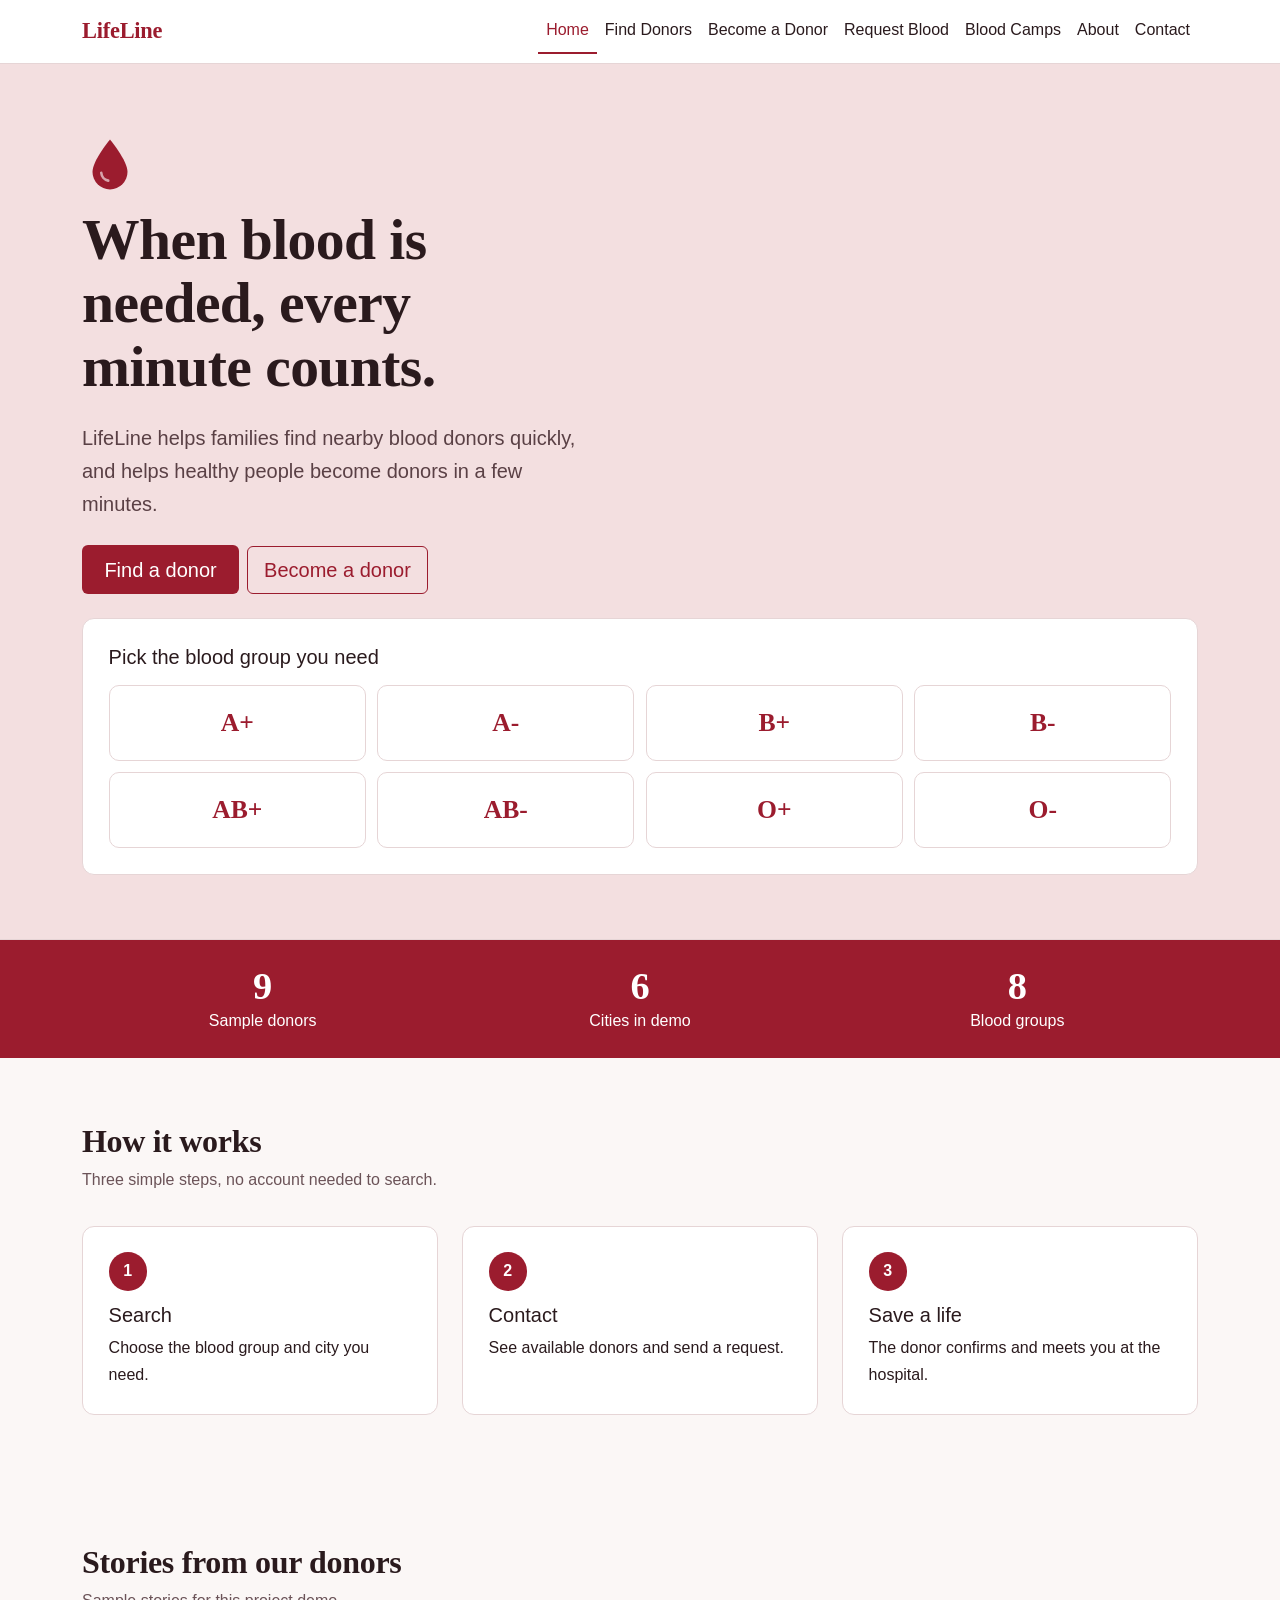
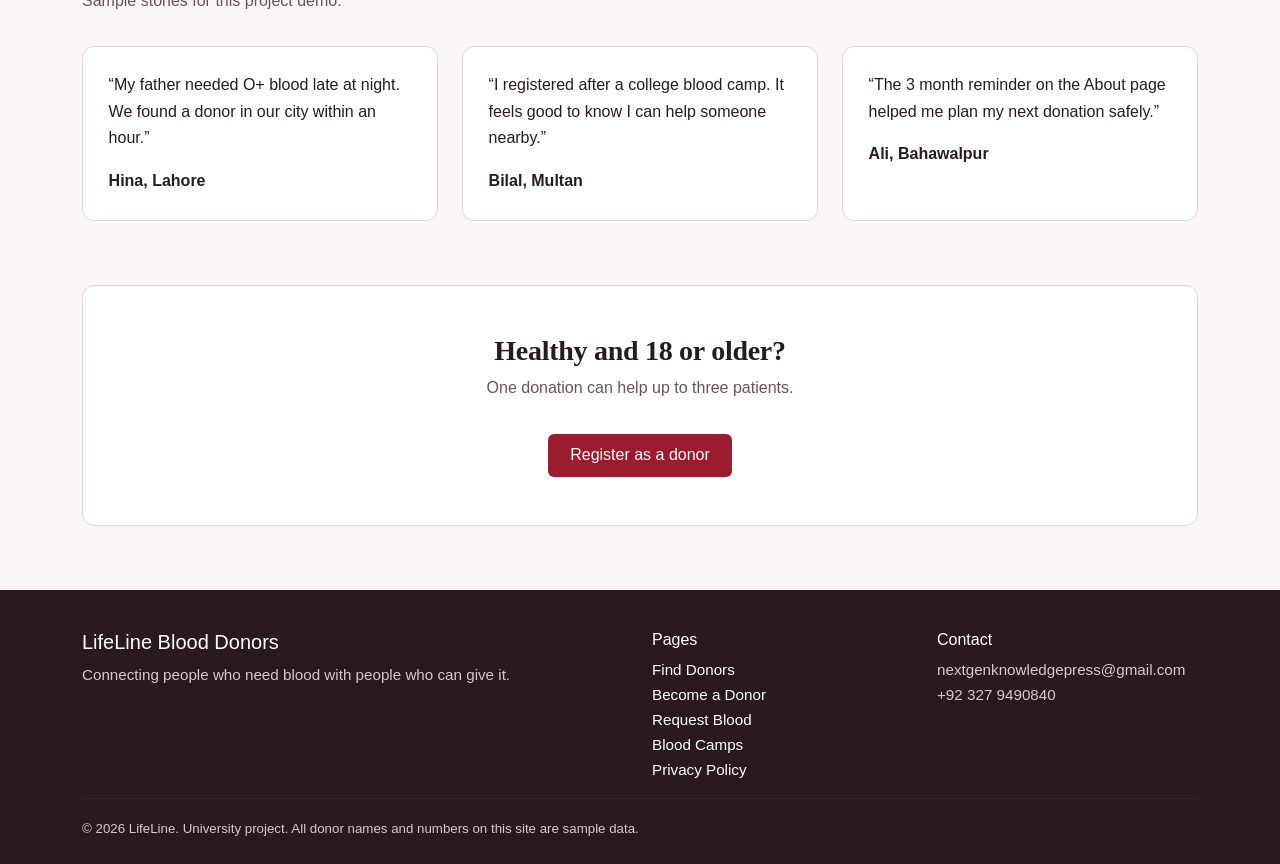
<file: index.html>
<!DOCTYPE html>
<html lang="en">
<head>
  <meta charset="UTF-8">
  <meta name="viewport" content="width=device-width, initial-scale=1">
  <meta name="description" content="LifeLine helps people find blood donors and become donors.">
  <link rel="icon" href="images/favicon.svg" type="image/svg+xml">
  <title>Home | LifeLine Blood Donors</title>
  <link href="bs/bootstrap.min.css" rel="stylesheet">
  <link href="css/style.css" rel="stylesheet">
</head>
<body>
<nav class="navbar navbar-expand-lg sticky-top">
  <div class="container">
    <a class="navbar-brand" href="index.html">LifeLine</a>
    <button class="navbar-toggler" type="button" data-bs-toggle="collapse" data-bs-target="#menu" aria-label="Toggle menu"><span class="navbar-toggler-icon"></span></button>
    <div class="collapse navbar-collapse" id="menu"><ul class="navbar-nav ms-auto"><li class="nav-item"><a class="nav-link active" href="index.html">Home</a></li><li class="nav-item"><a class="nav-link" href="donors.html">Find Donors</a></li><li class="nav-item"><a class="nav-link" href="register.html">Become a Donor</a></li><li class="nav-item"><a class="nav-link" href="request.html">Request Blood</a></li><li class="nav-item"><a class="nav-link" href="camps.html">Blood Camps</a></li><li class="nav-item"><a class="nav-link" href="about.html">About</a></li><li class="nav-item"><a class="nav-link" href="contact.html">Contact</a></li></ul></div>
  </div>
</nav>
<section class="hero"><div class="container"><div class="row align-items-center gx-lg-5 gy-4">
  <div class="col-lg-7"><img src="images/drop.svg" alt="LifeLine blood drop logo" width="56" height="56" class="mb-3">
  <h1>When blood is needed, every minute counts.</h1>
  <p class="lead my-4">LifeLine helps families find nearby blood donors quickly, and helps healthy people become donors in a few minutes.</p>
  <a href="donors.html" class="btn btn-red btn-lg me-2">Find a donor</a><a href="register.html" class="btn btn-outline-red btn-lg">Become a donor</a></div>
  <div class="col-lgx-lg-5 gy-4"><div class="panel"><h5 class="mb-3">Pick the blood group you need</h5><div class="bg-tiles"><a class="bg-tile" href="donors.html">A+</a><a class="bg-tile" href="donors.html">A-</a><a class="bg-tile" href="donors.html">B+</a><a class="bg-tile" href="donors.html">B-</a><a class="bg-tile" href="donors.html">AB+</a><a class="bg-tile" href="donors.html">AB-</a><a class="bg-tile" href="donors.html">O+</a><a class="bg-tile" href="donors.html">O-</a></div></div></div>
</div></div></section>
<section class="stats py-4"><div class="container"><div class="row text-center g-3">
  <div class="col-4"><div class="num">9</div>Sample donors</div>
  <div class="col-4"><div class="num">6</div>Cities in demo</div>
  <div class="col-4"><div class="num">8</div>Blood groups</div></div></div></section>
<section class="section"><div class="container"><h2 class="section-title">How it works</h2><p class="sub">Three simple steps, no account needed to search.</p>
<div class="row g-4">
  <div class="col-md-4"><div class="panel"><span class="step-no">1</span><h5>Search</h5><p class="mb-0">Choose the blood group and city you need.</p></div></div>
  <div class="col-md-4"><div class="panel"><span class="step-no">2</span><h5>Contact</h5><p class="mb-0">See available donors and send a request.</p></div></div>
  <div class="col-md-4"><div class="panel"><span class="step-no">3</span><h5>Save a life</h5><p class="mb-0">The donor confirms and meets you at the hospital.</p></div></div>
</div></div></section>
<section class="section"><div class="container"><h2 class="section-title">Stories from our donors</h2><p class="sub">Sample stories for this project demo.</p><div class="row g-4">
<div class="col-md-4"><div class="panel"><p>&ldquo;My father needed O+ blood late at night. We found a donor in our city within an hour.&rdquo;</p><strong>Hina, Lahore</strong></div></div>
<div class="col-md-4"><div class="panel"><p>&ldquo;I registered after a college blood camp. It feels good to know I can help someone nearby.&rdquo;</p><strong>Bilal, Multan</strong></div></div>
<div class="col-md-4"><div class="panel"><p>&ldquo;The 3 month reminder on the About page helped me plan my next donation safely.&rdquo;</p><strong>Ali, Bahawalpur</strong></div></div>
</div></div></section>
<section class="section pt-0"><div class="container"><div class="panel text-center py-5"><h3>Healthy and 18 or older?</h3><p class="sub">One donation can help up to three patients.</p><a href="register.html" class="btn btn-red">Register as a donor</a></div></div></section>
<footer>
  <div class="container">
    <div class="row g-4">
      <div class="col-md-6"><h5 class="text-white">LifeLine Blood Donors</h5><p>Connecting people who need blood with people who can give it.</p></div>
      <div class="col-md-3"><h6 class="text-white">Pages</h6><a href="donors.html">Find Donors</a><br><a href="register.html">Become a Donor</a><br><a href="request.html">Request Blood</a><br><a href="camps.html">Blood Camps</a><br><a href="privacy.html">Privacy Policy</a></div>
      <div class="col-md-3"><h6 class="text-white">Contact</h6>nextgenknowledgepress@gmail.com<br>+92 327 9490840</div>
    </div>
    <hr style="border-color:#5a4045"><small>&copy; 2026 LifeLine. University project. All donor names and numbers on this site are sample data.</small>
  </div>
</footer>
<script src="bs/bootstrap.bundle.min.js"></script>
</body>
</html>
</file>
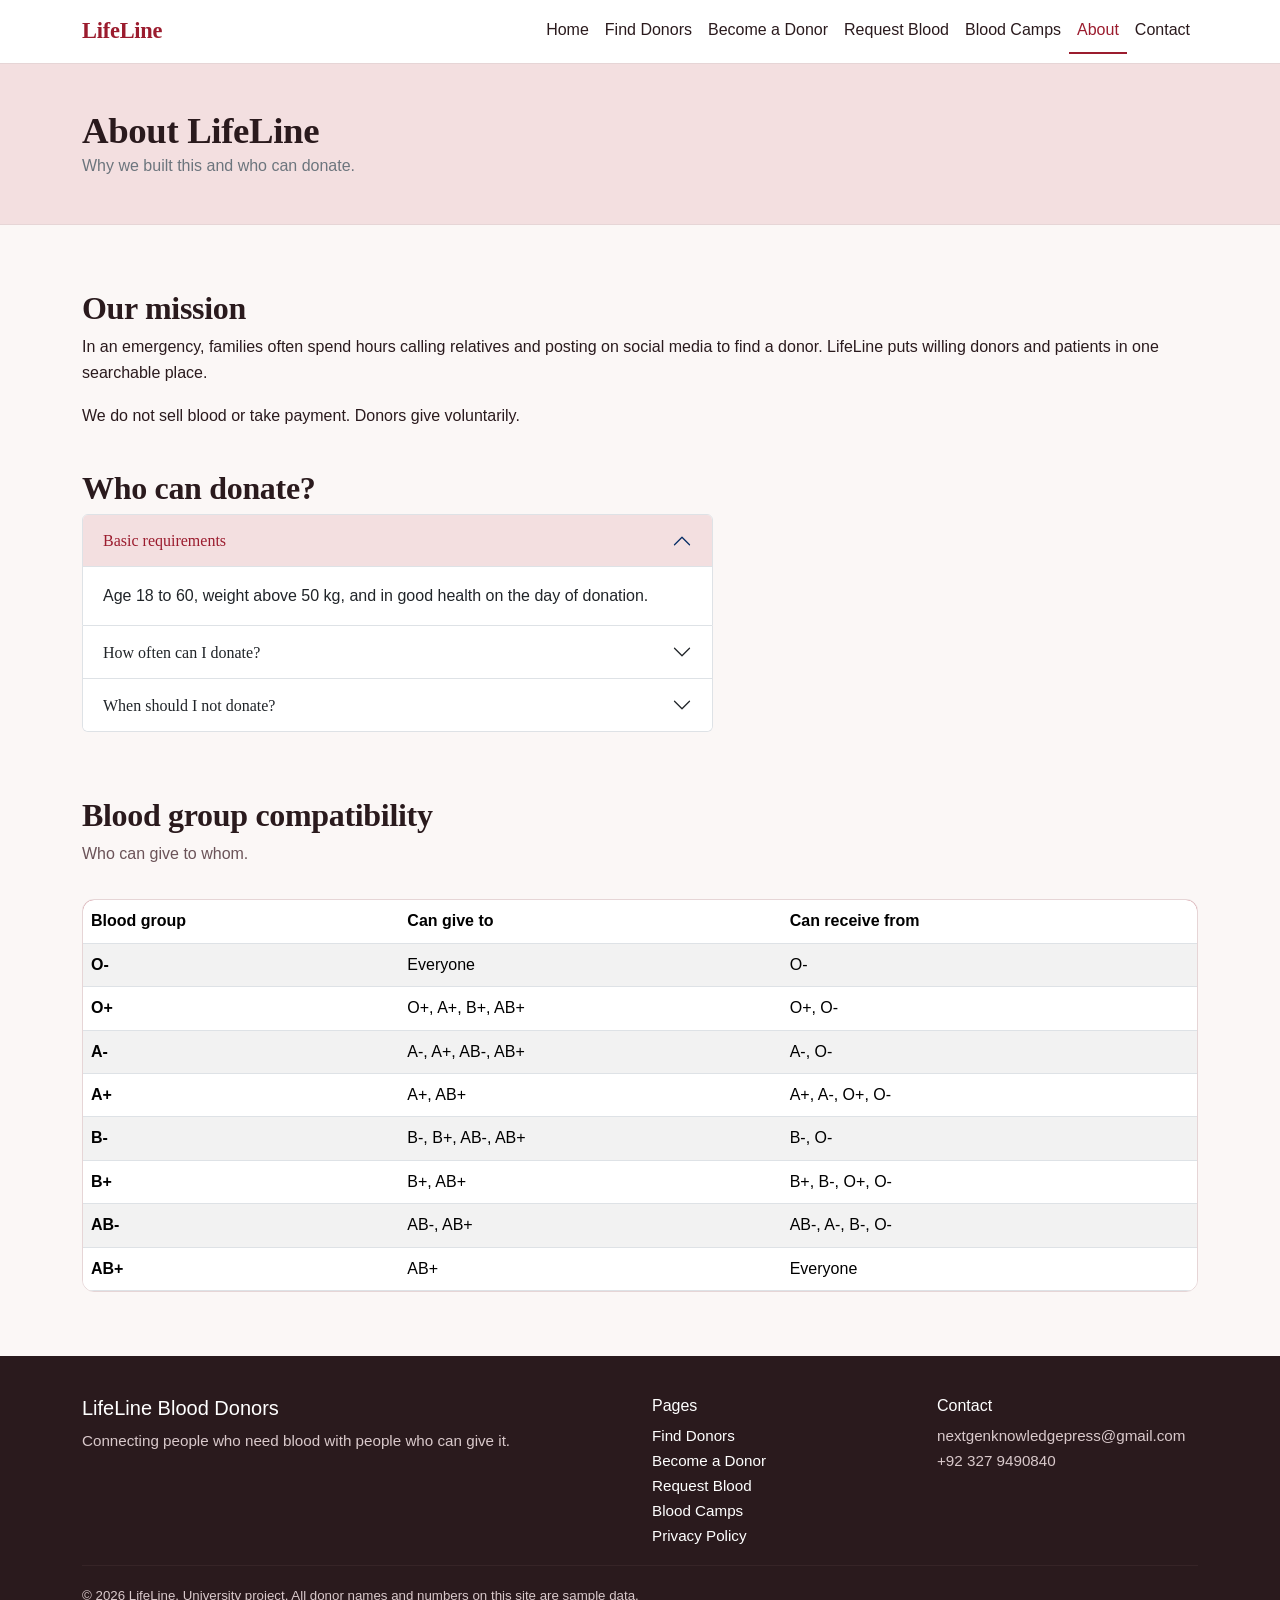
<file: about.html>
<!DOCTYPE html>
<html lang="en">
<head>
  <meta charset="UTF-8">
  <meta name="viewport" content="width=device-width, initial-scale=1">
  <meta name="description" content="LifeLine helps people find blood donors and become donors.">
  <link rel="icon" href="images/favicon.svg" type="image/svg+xml">
  <title>About | LifeLine Blood Donors</title>
  <link href="bs/bootstrap.min.css" rel="stylesheet">
  <link href="css/style.css" rel="stylesheet">
</head>
<body>
<nav class="navbar navbar-expand-lg sticky-top">
  <div class="container">
    <a class="navbar-brand" href="index.html">LifeLine</a>
    <button class="navbar-toggler" type="button" data-bs-toggle="collapse" data-bs-target="#menu" aria-label="Toggle menu"><span class="navbar-toggler-icon"></span></button>
    <div class="collapse navbar-collapse" id="menu"><ul class="navbar-nav ms-auto"><li class="nav-item"><a class="nav-link" href="index.html">Home</a></li><li class="nav-item"><a class="nav-link" href="donors.html">Find Donors</a></li><li class="nav-item"><a class="nav-link" href="register.html">Become a Donor</a></li><li class="nav-item"><a class="nav-link" href="request.html">Request Blood</a></li><li class="nav-item"><a class="nav-link" href="camps.html">Blood Camps</a></li><li class="nav-item"><a class="nav-link active" href="about.html">About</a></li><li class="nav-item"><a class="nav-link" href="contact.html">Contact</a></li></ul></div>
  </div>
</nav>
<header class="page-head"><div class="container"><h1>About LifeLine</h1><p class="mb-0 text-secondary">Why we built this and who can donate.</p></div></header><section class="section"><div class="container"><div class="row gx-lg-5 gy-4">
<div class="col-lgx-lg-5 gy-4"><h2 class="section-title">Our mission</h2><p>In an emergency, families often spend hours calling relatives and posting on social media to find a donor. LifeLine puts willing donors and patients in one searchable place.</p><p>We do not sell blood or take payment. Donors give voluntarily.</p></div>
<div class="col-lg-7"><h2 class="section-title">Who can donate?</h2><div class="accordion" id="faq">
<div class="accordion-item"><h2 class="accordion-header"><button class="accordion-button" data-bs-toggle="collapse" data-bs-target="#q1">Basic requirements</button></h2><div id="q1" class="accordion-collapse collapse show" data-bs-parent="#faq"><div class="accordion-body">Age 18 to 60, weight above 50 kg, and in good health on the day of donation.</div></div></div>
<div class="accordion-item"><h2 class="accordion-header"><button class="accordion-button collapsed" data-bs-toggle="collapse" data-bs-target="#q2">How often can I donate?</button></h2><div id="q2" class="accordion-collapse collapse" data-bs-parent="#faq"><div class="accordion-body">Men can donate every 3 months. Women can donate every 4 months.</div></div></div>
<div class="accordion-item"><h2 class="accordion-header"><button class="accordion-button collapsed" data-bs-toggle="collapse" data-bs-target="#q3">When should I not donate?</button></h2><div id="q3" class="accordion-collapse collapse" data-bs-parent="#faq"><div class="accordion-body">If you have a fever, infection, recent surgery, or are taking certain medicines. Ask your doctor if unsure.</div></div></div>
</div></div></div></div></section>
<section class="section pt-0"><div class="container"><h2 class="section-title">Blood group compatibility</h2><p class="sub">Who can give to whom.</p><div class="table-responsive panel p-0"><table class="table table-striped mb-0"><thead><tr><th>Blood group</th><th>Can give to</th><th>Can receive from</th></tr></thead><tbody><tr><th>O-</th><td>Everyone</td><td>O-</td></tr><tr><th>O+</th><td>O+, A+, B+, AB+</td><td>O+, O-</td></tr><tr><th>A-</th><td>A-, A+, AB-, AB+</td><td>A-, O-</td></tr><tr><th>A+</th><td>A+, AB+</td><td>A+, A-, O+, O-</td></tr><tr><th>B-</th><td>B-, B+, AB-, AB+</td><td>B-, O-</td></tr><tr><th>B+</th><td>B+, AB+</td><td>B+, B-, O+, O-</td></tr><tr><th>AB-</th><td>AB-, AB+</td><td>AB-, A-, B-, O-</td></tr><tr><th>AB+</th><td>AB+</td><td>Everyone</td></tr></tbody></table></div></div></section>
<footer>
  <div class="container">
    <div class="row g-4">
      <div class="col-md-6"><h5 class="text-white">LifeLine Blood Donors</h5><p>Connecting people who need blood with people who can give it.</p></div>
      <div class="col-md-3"><h6 class="text-white">Pages</h6><a href="donors.html">Find Donors</a><br><a href="register.html">Become a Donor</a><br><a href="request.html">Request Blood</a><br><a href="camps.html">Blood Camps</a><br><a href="privacy.html">Privacy Policy</a></div>
      <div class="col-md-3"><h6 class="text-white">Contact</h6>nextgenknowledgepress@gmail.com<br>+92 327 9490840</div>
    </div>
    <hr style="border-color:#5a4045"><small>&copy; 2026 LifeLine. University project. All donor names and numbers on this site are sample data.</small>
  </div>
</footer>
<script src="bs/bootstrap.bundle.min.js"></script>
</body>
</html>
</file>
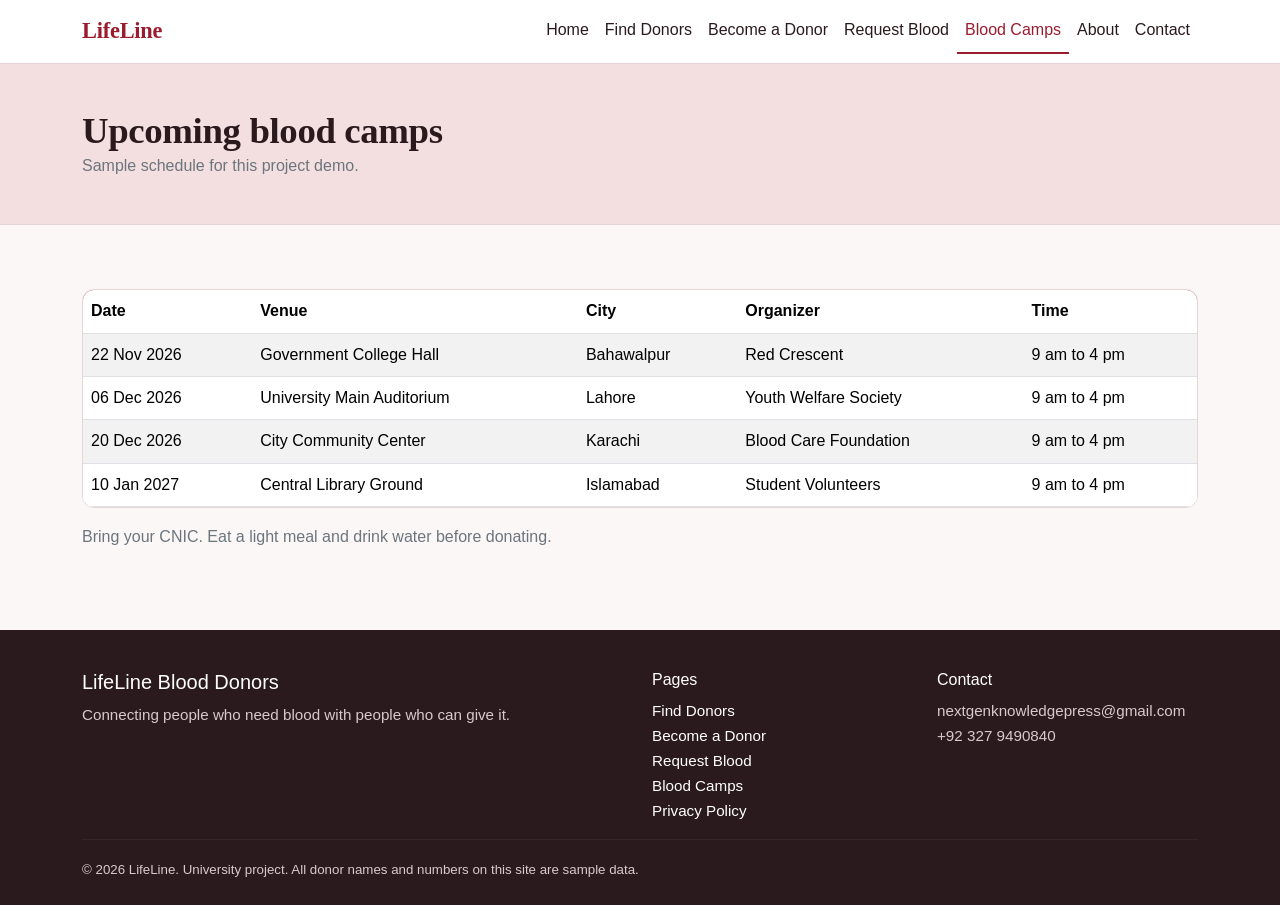
<file: camps.html>
<!DOCTYPE html>
<html lang="en">
<head>
  <meta charset="UTF-8">
  <meta name="viewport" content="width=device-width, initial-scale=1">
  <meta name="description" content="LifeLine helps people find blood donors and become donors.">
  <link rel="icon" href="images/favicon.svg" type="image/svg+xml">
  <title>Blood Camps | LifeLine Blood Donors</title>
  <link href="bs/bootstrap.min.css" rel="stylesheet">
  <link href="css/style.css" rel="stylesheet">
</head>
<body>
<nav class="navbar navbar-expand-lg sticky-top">
  <div class="container">
    <a class="navbar-brand" href="index.html">LifeLine</a>
    <button class="navbar-toggler" type="button" data-bs-toggle="collapse" data-bs-target="#menu" aria-label="Toggle menu"><span class="navbar-toggler-icon"></span></button>
    <div class="collapse navbar-collapse" id="menu"><ul class="navbar-nav ms-auto"><li class="nav-item"><a class="nav-link" href="index.html">Home</a></li><li class="nav-item"><a class="nav-link" href="donors.html">Find Donors</a></li><li class="nav-item"><a class="nav-link" href="register.html">Become a Donor</a></li><li class="nav-item"><a class="nav-link" href="request.html">Request Blood</a></li><li class="nav-item"><a class="nav-link active" href="camps.html">Blood Camps</a></li><li class="nav-item"><a class="nav-link" href="about.html">About</a></li><li class="nav-item"><a class="nav-link" href="contact.html">Contact</a></li></ul></div>
  </div>
</nav>
<header class="page-head"><div class="container"><h1>Upcoming blood camps</h1><p class="mb-0 text-secondary">Sample schedule for this project demo.</p></div></header><section class="section"><div class="container"><div class="table-responsive panel p-0"><table class="table table-striped mb-0"><thead><tr><th>Date</th><th>Venue</th><th>City</th><th>Organizer</th><th>Time</th></tr></thead><tbody><tr><td>22 Nov 2026</td><td>Government College Hall</td><td>Bahawalpur</td><td>Red Crescent</td><td>9 am to 4 pm</td></tr><tr><td>06 Dec 2026</td><td>University Main Auditorium</td><td>Lahore</td><td>Youth Welfare Society</td><td>9 am to 4 pm</td></tr><tr><td>20 Dec 2026</td><td>City Community Center</td><td>Karachi</td><td>Blood Care Foundation</td><td>9 am to 4 pm</td></tr><tr><td>10 Jan 2027</td><td>Central Library Ground</td><td>Islamabad</td><td>Student Volunteers</td><td>9 am to 4 pm</td></tr></tbody></table></div><p class="mt-3 text-secondary">Bring your CNIC. Eat a light meal and drink water before donating.</p></div></section>
<footer>
  <div class="container">
    <div class="row g-4">
      <div class="col-md-6"><h5 class="text-white">LifeLine Blood Donors</h5><p>Connecting people who need blood with people who can give it.</p></div>
      <div class="col-md-3"><h6 class="text-white">Pages</h6><a href="donors.html">Find Donors</a><br><a href="register.html">Become a Donor</a><br><a href="request.html">Request Blood</a><br><a href="camps.html">Blood Camps</a><br><a href="privacy.html">Privacy Policy</a></div>
      <div class="col-md-3"><h6 class="text-white">Contact</h6>nextgenknowledgepress@gmail.com<br>+92 327 9490840</div>
    </div>
    <hr style="border-color:#5a4045"><small>&copy; 2026 LifeLine. University project. All donor names and numbers on this site are sample data.</small>
  </div>
</footer>
<script src="bs/bootstrap.bundle.min.js"></script>
</body>
</html>
</file>
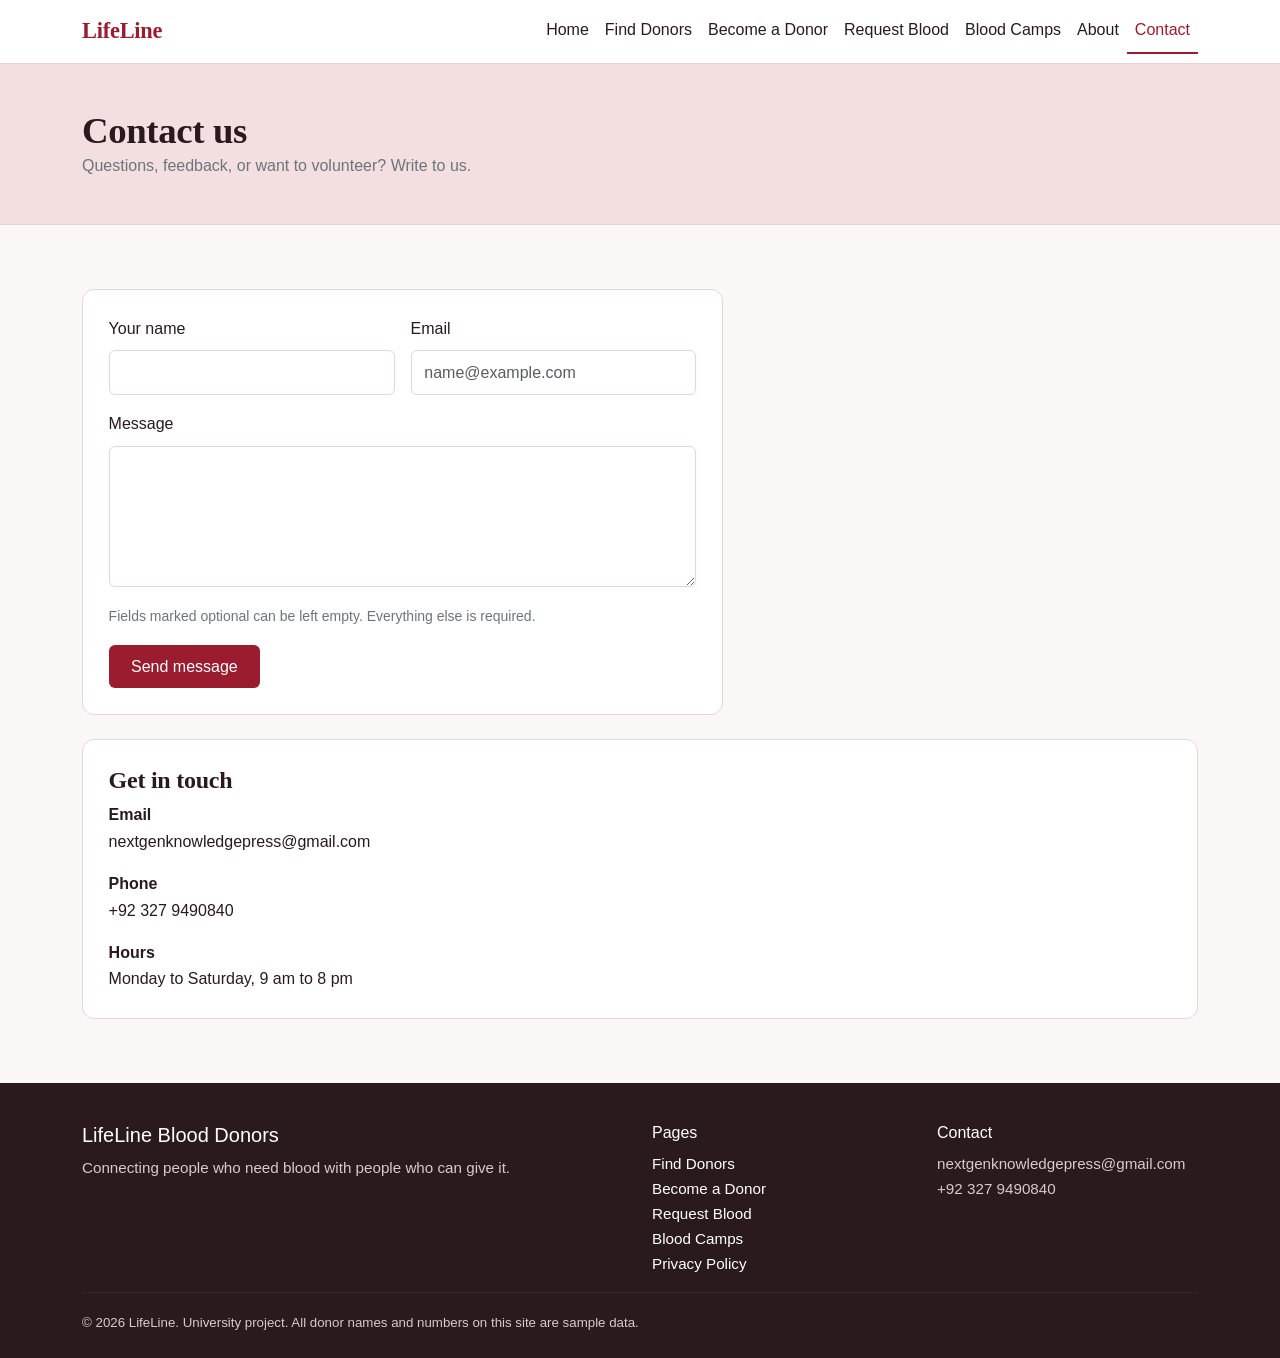
<file: contact.html>
<!DOCTYPE html>
<html lang="en">
<head>
  <meta charset="UTF-8">
  <meta name="viewport" content="width=device-width, initial-scale=1">
  <meta name="description" content="LifeLine helps people find blood donors and become donors.">
  <link rel="icon" href="images/favicon.svg" type="image/svg+xml">
  <title>Contact | LifeLine Blood Donors</title>
  <link href="bs/bootstrap.min.css" rel="stylesheet">
  <link href="css/style.css" rel="stylesheet">
</head>
<body>
<nav class="navbar navbar-expand-lg sticky-top">
  <div class="container">
    <a class="navbar-brand" href="index.html">LifeLine</a>
    <button class="navbar-toggler" type="button" data-bs-toggle="collapse" data-bs-target="#menu" aria-label="Toggle menu"><span class="navbar-toggler-icon"></span></button>
    <div class="collapse navbar-collapse" id="menu"><ul class="navbar-nav ms-auto"><li class="nav-item"><a class="nav-link" href="index.html">Home</a></li><li class="nav-item"><a class="nav-link" href="donors.html">Find Donors</a></li><li class="nav-item"><a class="nav-link" href="register.html">Become a Donor</a></li><li class="nav-item"><a class="nav-link" href="request.html">Request Blood</a></li><li class="nav-item"><a class="nav-link" href="camps.html">Blood Camps</a></li><li class="nav-item"><a class="nav-link" href="about.html">About</a></li><li class="nav-item"><a class="nav-link active" href="contact.html">Contact</a></li></ul></div>
  </div>
</nav>
<header class="page-head"><div class="container"><h1>Contact us</h1><p class="mb-0 text-secondary">Questions, feedback, or want to volunteer? Write to us.</p></div></header><section class="section"><div class="container"><div class="row g-4">
<div class="col-lg-7"><form class="panel" action="thankyou.html" method="get"><div class="row g-3"><div class="col-md-6"><label for="cn" class="form-label">Your name</label><input type="text" class="form-control" id="cn" placeholder="" required></div><div class="col-md-6"><label for="ce" class="form-label">Email</label><input type="email" class="form-control" id="ce" placeholder="name@example.com" required></div>
<div class="col-12"><label for="cm" class="form-label">Message</label><textarea class="form-control" id="cm" rows="5" required></textarea></div>
<div class="col-12"><small class="text-secondary">Fields marked optional can be left empty. Everything else is required.</small></div>
<div class="col-12"><button type="submit" class="btn btn-red">Send message</button></div></div></form></div>
<div class="col-lgx-lg-5 gy-4"><div class="panel"><h4>Get in touch</h4><p><strong>Email</strong><br>nextgenknowledgepress@gmail.com</p><p><strong>Phone</strong><br>+92 327 9490840</p><p class="mb-0"><strong>Hours</strong><br>Monday to Saturday, 9 am to 8 pm</p></div></div>
</div></div></section>
<footer>
  <div class="container">
    <div class="row g-4">
      <div class="col-md-6"><h5 class="text-white">LifeLine Blood Donors</h5><p>Connecting people who need blood with people who can give it.</p></div>
      <div class="col-md-3"><h6 class="text-white">Pages</h6><a href="donors.html">Find Donors</a><br><a href="register.html">Become a Donor</a><br><a href="request.html">Request Blood</a><br><a href="camps.html">Blood Camps</a><br><a href="privacy.html">Privacy Policy</a></div>
      <div class="col-md-3"><h6 class="text-white">Contact</h6>nextgenknowledgepress@gmail.com<br>+92 327 9490840</div>
    </div>
    <hr style="border-color:#5a4045"><small>&copy; 2026 LifeLine. University project. All donor names and numbers on this site are sample data.</small>
  </div>
</footer>
<script src="bs/bootstrap.bundle.min.js"></script>
</body>
</html>
</file>
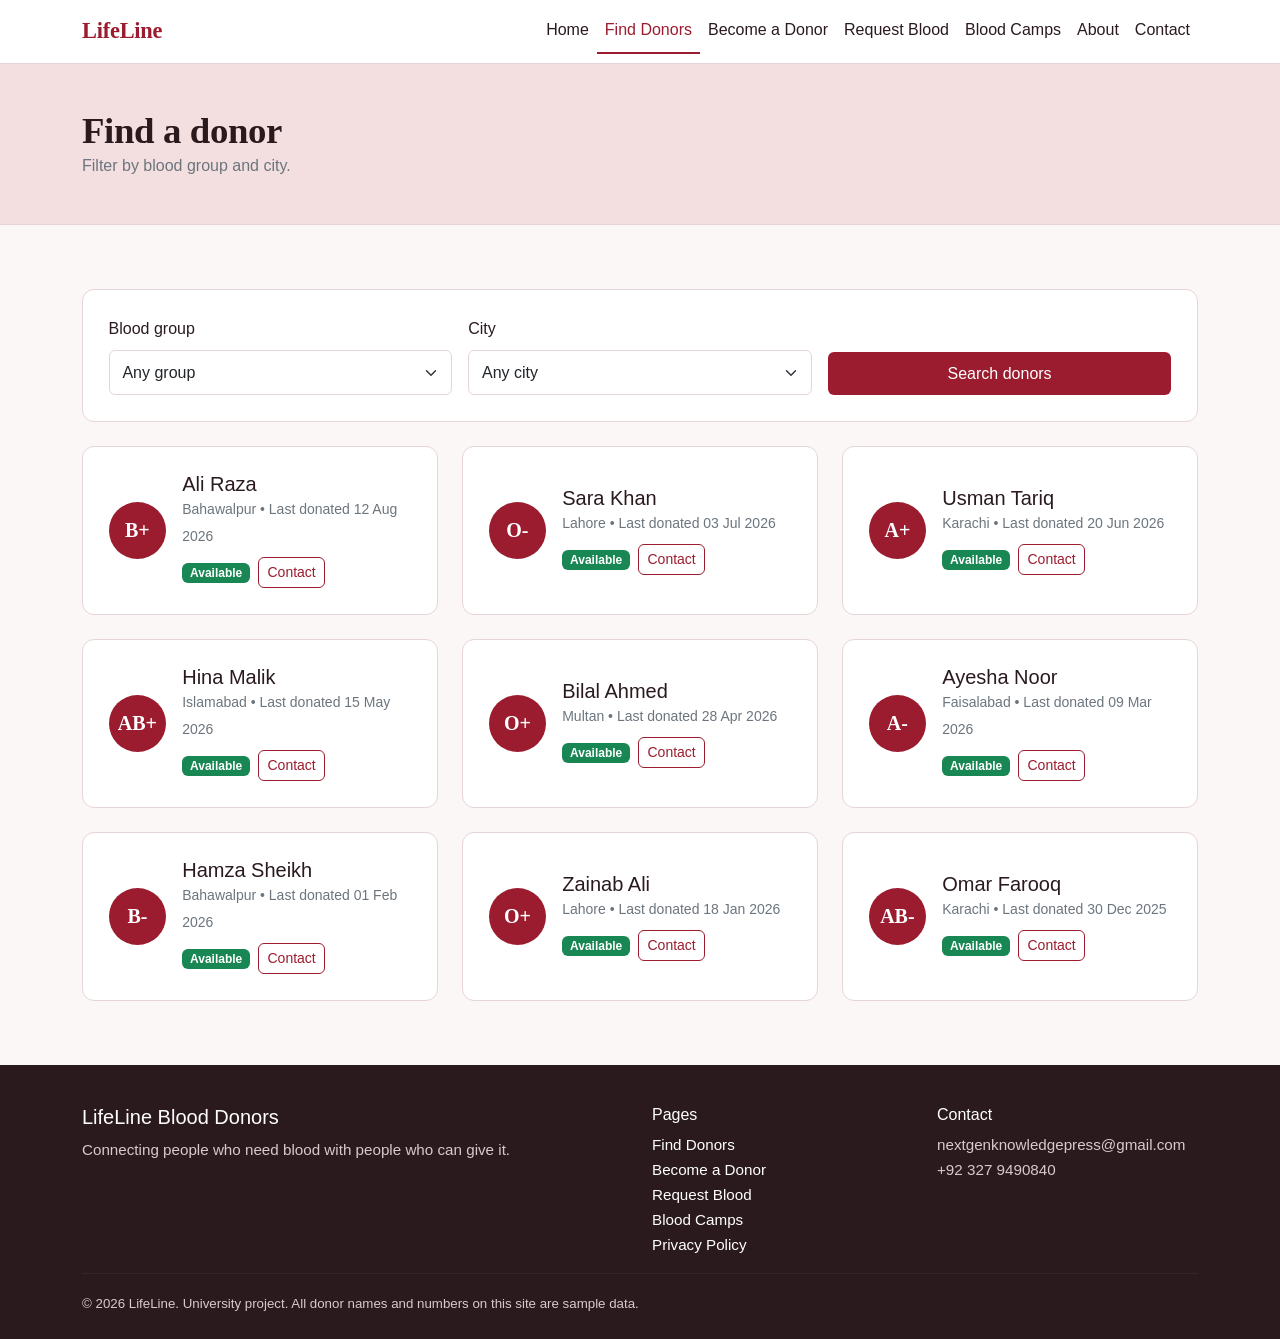
<file: donors.html>
<!DOCTYPE html>
<html lang="en">
<head>
  <meta charset="UTF-8">
  <meta name="viewport" content="width=device-width, initial-scale=1">
  <meta name="description" content="LifeLine helps people find blood donors and become donors.">
  <link rel="icon" href="images/favicon.svg" type="image/svg+xml">
  <title>Find Donors | LifeLine Blood Donors</title>
  <link href="bs/bootstrap.min.css" rel="stylesheet">
  <link href="css/style.css" rel="stylesheet">
</head>
<body>
<nav class="navbar navbar-expand-lg sticky-top">
  <div class="container">
    <a class="navbar-brand" href="index.html">LifeLine</a>
    <button class="navbar-toggler" type="button" data-bs-toggle="collapse" data-bs-target="#menu" aria-label="Toggle menu"><span class="navbar-toggler-icon"></span></button>
    <div class="collapse navbar-collapse" id="menu"><ul class="navbar-nav ms-auto"><li class="nav-item"><a class="nav-link" href="index.html">Home</a></li><li class="nav-item"><a class="nav-link active" href="donors.html">Find Donors</a></li><li class="nav-item"><a class="nav-link" href="register.html">Become a Donor</a></li><li class="nav-item"><a class="nav-link" href="request.html">Request Blood</a></li><li class="nav-item"><a class="nav-link" href="camps.html">Blood Camps</a></li><li class="nav-item"><a class="nav-link" href="about.html">About</a></li><li class="nav-item"><a class="nav-link" href="contact.html">Contact</a></li></ul></div>
  </div>
</nav>
<header class="page-head"><div class="container"><h1>Find a donor</h1><p class="mb-0 text-secondary">Filter by blood group and city.</p></div></header><section class="section"><div class="container">
<form class="panel mb-4"><div class="row g-3 align-items-end"><div class="col-md-4"><label for="fg" class="form-label">Blood group</label><select class="form-select" id="fg" required><option value="">Any group</option><option>A+</option><option>A-</option><option>B+</option><option>B-</option><option>AB+</option><option>AB-</option><option>O+</option><option>O-</option></select></div><div class="col-md-4"><label for="fc" class="form-label">City</label><select class="form-select" id="fc" required><option value="">Any city</option><option>Bahawalpur</option><option>Lahore</option><option>Karachi</option><option>Islamabad</option><option>Multan</option><option>Faisalabad</option></select></div><div class="col-md-4"><button type="button" class="btn btn-red w-100">Search donors</button></div></div></form>
<div class="row g-4"><div class="col-md-6 col-lg-4"><div class="panel donor"><div class="group-badge">B+</div><div><h5 class="mb-0">Ali Raza</h5><small class="text-secondary">Bahawalpur &bull; Last donated 12 Aug 2026</small><div class="mt-2"><span class="badge text-bg-success">Available</span> <button type="button" class="btn btn-sm btn-outline-red ms-1" data-bs-toggle="modal" data-bs-target="#contactModal">Contact</button></div></div></div></div><div class="col-md-6 col-lg-4"><div class="panel donor"><div class="group-badge">O-</div><div><h5 class="mb-0">Sara Khan</h5><small class="text-secondary">Lahore &bull; Last donated 03 Jul 2026</small><div class="mt-2"><span class="badge text-bg-success">Available</span> <button type="button" class="btn btn-sm btn-outline-red ms-1" data-bs-toggle="modal" data-bs-target="#contactModal">Contact</button></div></div></div></div><div class="col-md-6 col-lg-4"><div class="panel donor"><div class="group-badge">A+</div><div><h5 class="mb-0">Usman Tariq</h5><small class="text-secondary">Karachi &bull; Last donated 20 Jun 2026</small><div class="mt-2"><span class="badge text-bg-success">Available</span> <button type="button" class="btn btn-sm btn-outline-red ms-1" data-bs-toggle="modal" data-bs-target="#contactModal">Contact</button></div></div></div></div><div class="col-md-6 col-lg-4"><div class="panel donor"><div class="group-badge">AB+</div><div><h5 class="mb-0">Hina Malik</h5><small class="text-secondary">Islamabad &bull; Last donated 15 May 2026</small><div class="mt-2"><span class="badge text-bg-success">Available</span> <button type="button" class="btn btn-sm btn-outline-red ms-1" data-bs-toggle="modal" data-bs-target="#contactModal">Contact</button></div></div></div></div><div class="col-md-6 col-lg-4"><div class="panel donor"><div class="group-badge">O+</div><div><h5 class="mb-0">Bilal Ahmed</h5><small class="text-secondary">Multan &bull; Last donated 28 Apr 2026</small><div class="mt-2"><span class="badge text-bg-success">Available</span> <button type="button" class="btn btn-sm btn-outline-red ms-1" data-bs-toggle="modal" data-bs-target="#contactModal">Contact</button></div></div></div></div><div class="col-md-6 col-lg-4"><div class="panel donor"><div class="group-badge">A-</div><div><h5 class="mb-0">Ayesha Noor</h5><small class="text-secondary">Faisalabad &bull; Last donated 09 Mar 2026</small><div class="mt-2"><span class="badge text-bg-success">Available</span> <button type="button" class="btn btn-sm btn-outline-red ms-1" data-bs-toggle="modal" data-bs-target="#contactModal">Contact</button></div></div></div></div><div class="col-md-6 col-lg-4"><div class="panel donor"><div class="group-badge">B-</div><div><h5 class="mb-0">Hamza Sheikh</h5><small class="text-secondary">Bahawalpur &bull; Last donated 01 Feb 2026</small><div class="mt-2"><span class="badge text-bg-success">Available</span> <button type="button" class="btn btn-sm btn-outline-red ms-1" data-bs-toggle="modal" data-bs-target="#contactModal">Contact</button></div></div></div></div><div class="col-md-6 col-lg-4"><div class="panel donor"><div class="group-badge">O+</div><div><h5 class="mb-0">Zainab Ali</h5><small class="text-secondary">Lahore &bull; Last donated 18 Jan 2026</small><div class="mt-2"><span class="badge text-bg-success">Available</span> <button type="button" class="btn btn-sm btn-outline-red ms-1" data-bs-toggle="modal" data-bs-target="#contactModal">Contact</button></div></div></div></div><div class="col-md-6 col-lg-4"><div class="panel donor"><div class="group-badge">AB-</div><div><h5 class="mb-0">Omar Farooq</h5><small class="text-secondary">Karachi &bull; Last donated 30 Dec 2025</small><div class="mt-2"><span class="badge text-bg-success">Available</span> <button type="button" class="btn btn-sm btn-outline-red ms-1" data-bs-toggle="modal" data-bs-target="#contactModal">Contact</button></div></div></div></div></div></div></section>
<div class="modal fade" id="contactModal" tabindex="-1" aria-labelledby="mt" aria-hidden="true"><div class="modal-dialog modal-dialog-centered"><div class="modal-content">
<div class="modal-header"><h5 class="modal-title" id="mt">Contact this donor</h5><button type="button" class="btn-close" data-bs-dismiss="modal" aria-label="Close"></button></div>
<div class="modal-body">To protect donor privacy, phone numbers are not shown publicly. Submit a blood request and the donor will contact you if they agree.</div>
<div class="modal-footer"><button type="button" class="btn btn-outline-red" data-bs-dismiss="modal">Close</button><a href="request.html" class="btn btn-red">Request blood</a></div></div></div></div>
<footer>
  <div class="container">
    <div class="row g-4">
      <div class="col-md-6"><h5 class="text-white">LifeLine Blood Donors</h5><p>Connecting people who need blood with people who can give it.</p></div>
      <div class="col-md-3"><h6 class="text-white">Pages</h6><a href="donors.html">Find Donors</a><br><a href="register.html">Become a Donor</a><br><a href="request.html">Request Blood</a><br><a href="camps.html">Blood Camps</a><br><a href="privacy.html">Privacy Policy</a></div>
      <div class="col-md-3"><h6 class="text-white">Contact</h6>nextgenknowledgepress@gmail.com<br>+92 327 9490840</div>
    </div>
    <hr style="border-color:#5a4045"><small>&copy; 2026 LifeLine. University project. All donor names and numbers on this site are sample data.</small>
  </div>
</footer>
<script src="bs/bootstrap.bundle.min.js"></script>
</body>
</html>
</file>
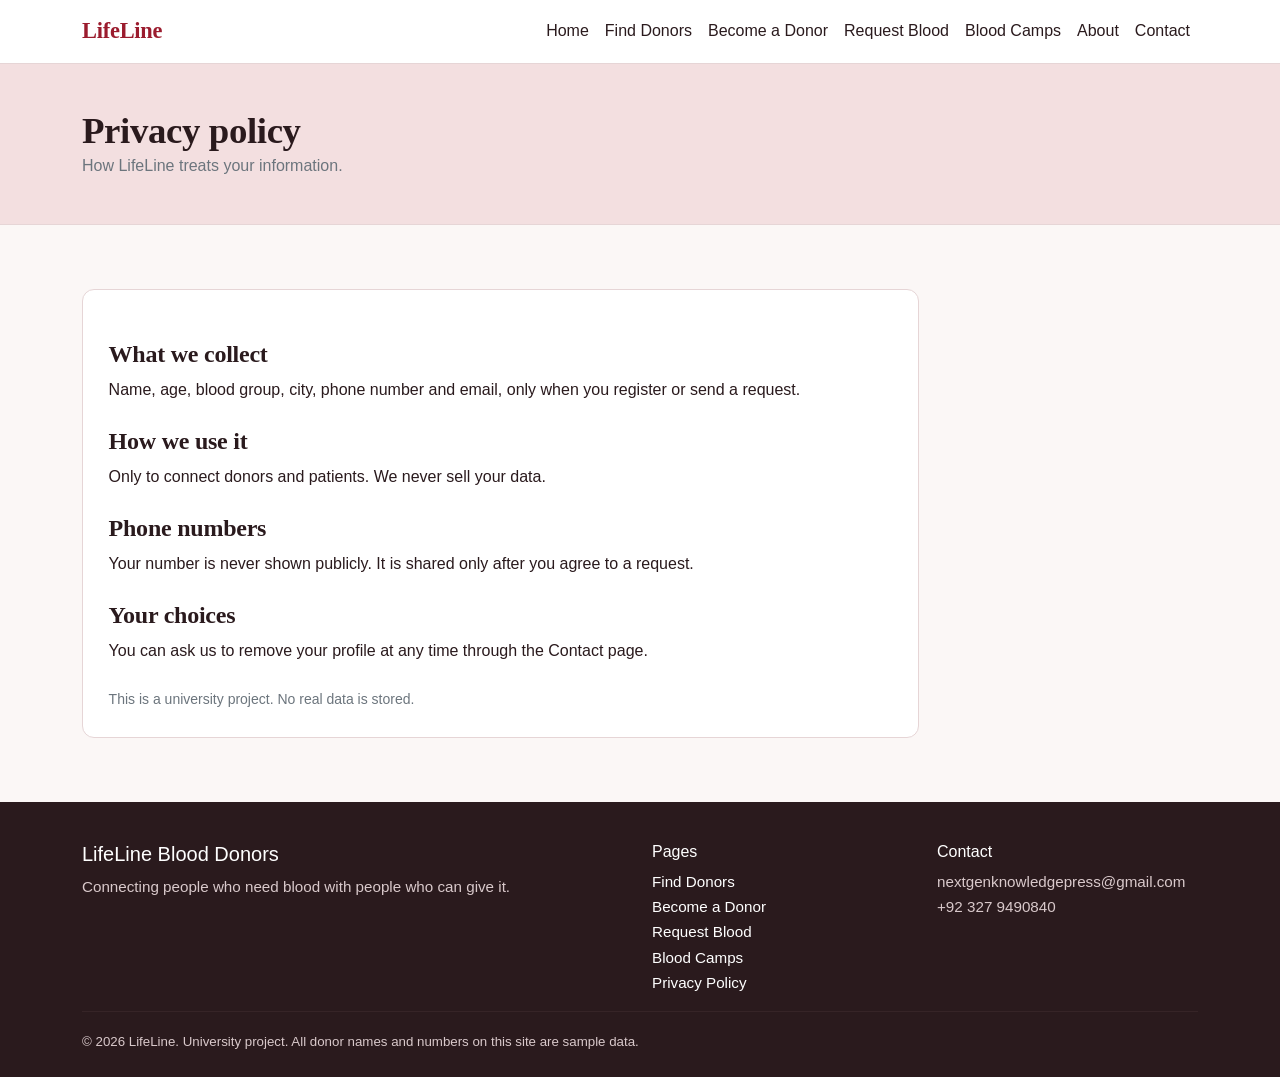
<file: privacy.html>
<!DOCTYPE html>
<html lang="en">
<head>
  <meta charset="UTF-8">
  <meta name="viewport" content="width=device-width, initial-scale=1">
  <meta name="description" content="LifeLine helps people find blood donors and become donors.">
  <link rel="icon" href="images/favicon.svg" type="image/svg+xml">
  <title>Privacy Policy | LifeLine Blood Donors</title>
  <link href="bs/bootstrap.min.css" rel="stylesheet">
  <link href="css/style.css" rel="stylesheet">
</head>
<body>
<nav class="navbar navbar-expand-lg sticky-top">
  <div class="container">
    <a class="navbar-brand" href="index.html">LifeLine</a>
    <button class="navbar-toggler" type="button" data-bs-toggle="collapse" data-bs-target="#menu" aria-label="Toggle menu"><span class="navbar-toggler-icon"></span></button>
    <div class="collapse navbar-collapse" id="menu"><ul class="navbar-nav ms-auto"><li class="nav-item"><a class="nav-link" href="index.html">Home</a></li><li class="nav-item"><a class="nav-link" href="donors.html">Find Donors</a></li><li class="nav-item"><a class="nav-link" href="register.html">Become a Donor</a></li><li class="nav-item"><a class="nav-link" href="request.html">Request Blood</a></li><li class="nav-item"><a class="nav-link" href="camps.html">Blood Camps</a></li><li class="nav-item"><a class="nav-link" href="about.html">About</a></li><li class="nav-item"><a class="nav-link" href="contact.html">Contact</a></li></ul></div>
  </div>
</nav>
<header class="page-head"><div class="container"><h1>Privacy policy</h1><p class="mb-0 text-secondary">How LifeLine treats your information.</p></div></header><section class="section"><div class="container"><div class="panel col-lg-9"><h4 class='mt-4'>What we collect</h4><p>Name, age, blood group, city, phone number and email, only when you register or send a request.</p><h4 class='mt-4'>How we use it</h4><p>Only to connect donors and patients. We never sell your data.</p><h4 class='mt-4'>Phone numbers</h4><p>Your number is never shown publicly. It is shared only after you agree to a request.</p><h4 class='mt-4'>Your choices</h4><p>You can ask us to remove your profile at any time through the Contact page.</p><p class="text-secondary small mt-4 mb-0">This is a university project. No real data is stored.</p></div></div></section>
<footer>
  <div class="container">
    <div class="row g-4">
      <div class="col-md-6"><h5 class="text-white">LifeLine Blood Donors</h5><p>Connecting people who need blood with people who can give it.</p></div>
      <div class="col-md-3"><h6 class="text-white">Pages</h6><a href="donors.html">Find Donors</a><br><a href="register.html">Become a Donor</a><br><a href="request.html">Request Blood</a><br><a href="camps.html">Blood Camps</a><br><a href="privacy.html">Privacy Policy</a></div>
      <div class="col-md-3"><h6 class="text-white">Contact</h6>nextgenknowledgepress@gmail.com<br>+92 327 9490840</div>
    </div>
    <hr style="border-color:#5a4045"><small>&copy; 2026 LifeLine. University project. All donor names and numbers on this site are sample data.</small>
  </div>
</footer>
<script src="bs/bootstrap.bundle.min.js"></script>
</body>
</html>
</file>
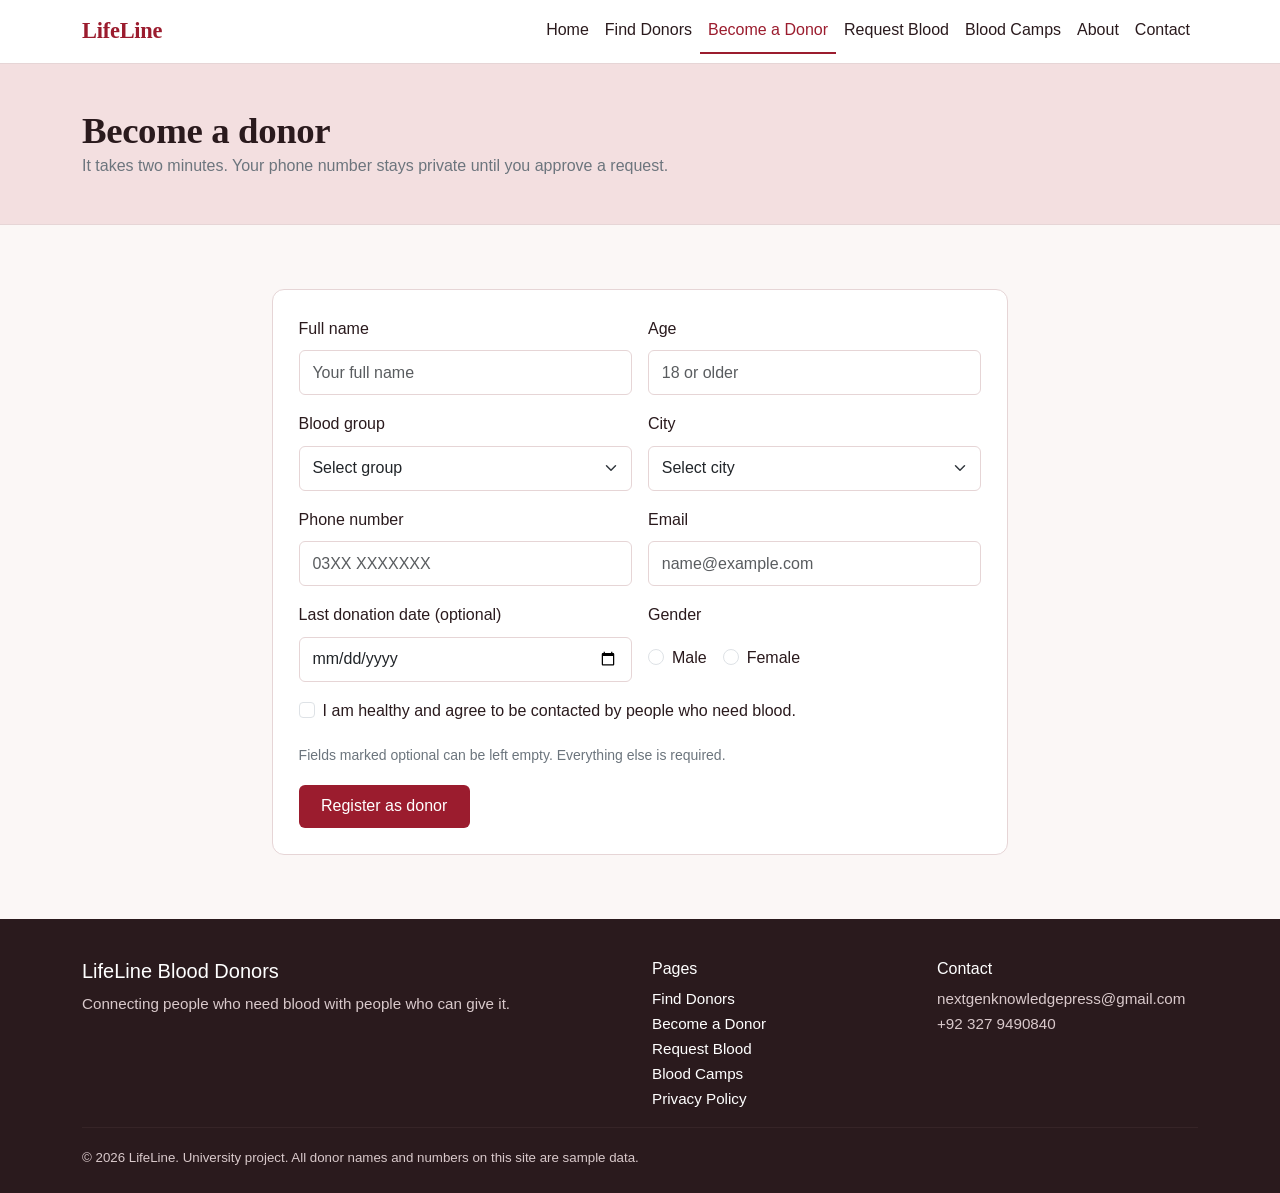
<file: register.html>
<!DOCTYPE html>
<html lang="en">
<head>
  <meta charset="UTF-8">
  <meta name="viewport" content="width=device-width, initial-scale=1">
  <meta name="description" content="LifeLine helps people find blood donors and become donors.">
  <link rel="icon" href="images/favicon.svg" type="image/svg+xml">
  <title>Become a Donor | LifeLine Blood Donors</title>
  <link href="bs/bootstrap.min.css" rel="stylesheet">
  <link href="css/style.css" rel="stylesheet">
</head>
<body>
<nav class="navbar navbar-expand-lg sticky-top">
  <div class="container">
    <a class="navbar-brand" href="index.html">LifeLine</a>
    <button class="navbar-toggler" type="button" data-bs-toggle="collapse" data-bs-target="#menu" aria-label="Toggle menu"><span class="navbar-toggler-icon"></span></button>
    <div class="collapse navbar-collapse" id="menu"><ul class="navbar-nav ms-auto"><li class="nav-item"><a class="nav-link" href="index.html">Home</a></li><li class="nav-item"><a class="nav-link" href="donors.html">Find Donors</a></li><li class="nav-item"><a class="nav-link active" href="register.html">Become a Donor</a></li><li class="nav-item"><a class="nav-link" href="request.html">Request Blood</a></li><li class="nav-item"><a class="nav-link" href="camps.html">Blood Camps</a></li><li class="nav-item"><a class="nav-link" href="about.html">About</a></li><li class="nav-item"><a class="nav-link" href="contact.html">Contact</a></li></ul></div>
  </div>
</nav>
<header class="page-head"><div class="container"><h1>Become a donor</h1><p class="mb-0 text-secondary">It takes two minutes. Your phone number stays private until you approve a request.</p></div></header><section class="section"><div class="container"><div class="row justify-content-center"><div class="col-lg-8"><form class="panel" action="thankyou.html" method="get"><div class="row g-3">
<div class="col-md-6"><label for="n" class="form-label">Full name</label><input type="text" class="form-control" id="n" placeholder="Your full name" required></div><div class="col-md-6"><label for="a" class="form-label">Age</label><input type="number" class="form-control" id="a" placeholder="18 or older" required></div><div class="col-md-6"><label for="bg" class="form-label">Blood group</label><select class="form-select" id="bg" required><option value="">Select group</option><option>A+</option><option>A-</option><option>B+</option><option>B-</option><option>AB+</option><option>AB-</option><option>O+</option><option>O-</option></select></div><div class="col-md-6"><label for="ct" class="form-label">City</label><select class="form-select" id="ct" required><option value="">Select city</option><option>Bahawalpur</option><option>Lahore</option><option>Karachi</option><option>Islamabad</option><option>Multan</option><option>Faisalabad</option></select></div><div class="col-md-6"><label for="ph" class="form-label">Phone number</label><input type="tel" class="form-control" id="ph" placeholder="03XX XXXXXXX" required></div><div class="col-md-6"><label for="em" class="form-label">Email</label><input type="email" class="form-control" id="em" placeholder="name@example.com" required></div>
<div class="col-md-6"><label for="ld" class="form-label">Last donation date (optional)</label><input type="date" class="form-control" id="ld"></div>
<div class="col-md-6"><label class="form-label d-block">Gender</label><div class="form-check form-check-inline mt-2"><input class="form-check-input" type="radio" name="g" id="m"><label class="form-check-label" for="m">Male</label></div><div class="form-check form-check-inline"><input class="form-check-input" type="radio" name="g" id="f"><label class="form-check-label" for="f">Female</label></div></div>
<div class="col-12"><div class="form-check"><input class="form-check-input" type="checkbox" id="ok" required><label class="form-check-label" for="ok">I am healthy and agree to be contacted by people who need blood.</label></div></div>
<div class="col-12"><small class="text-secondary">Fields marked optional can be left empty. Everything else is required.</small></div>
<div class="col-12"><button type="submit" class="btn btn-red">Register as donor</button></div></div></form></div></div></div></section>
<footer>
  <div class="container">
    <div class="row g-4">
      <div class="col-md-6"><h5 class="text-white">LifeLine Blood Donors</h5><p>Connecting people who need blood with people who can give it.</p></div>
      <div class="col-md-3"><h6 class="text-white">Pages</h6><a href="donors.html">Find Donors</a><br><a href="register.html">Become a Donor</a><br><a href="request.html">Request Blood</a><br><a href="camps.html">Blood Camps</a><br><a href="privacy.html">Privacy Policy</a></div>
      <div class="col-md-3"><h6 class="text-white">Contact</h6>nextgenknowledgepress@gmail.com<br>+92 327 9490840</div>
    </div>
    <hr style="border-color:#5a4045"><small>&copy; 2026 LifeLine. University project. All donor names and numbers on this site are sample data.</small>
  </div>
</footer>
<script src="bs/bootstrap.bundle.min.js"></script>
</body>
</html>
</file>
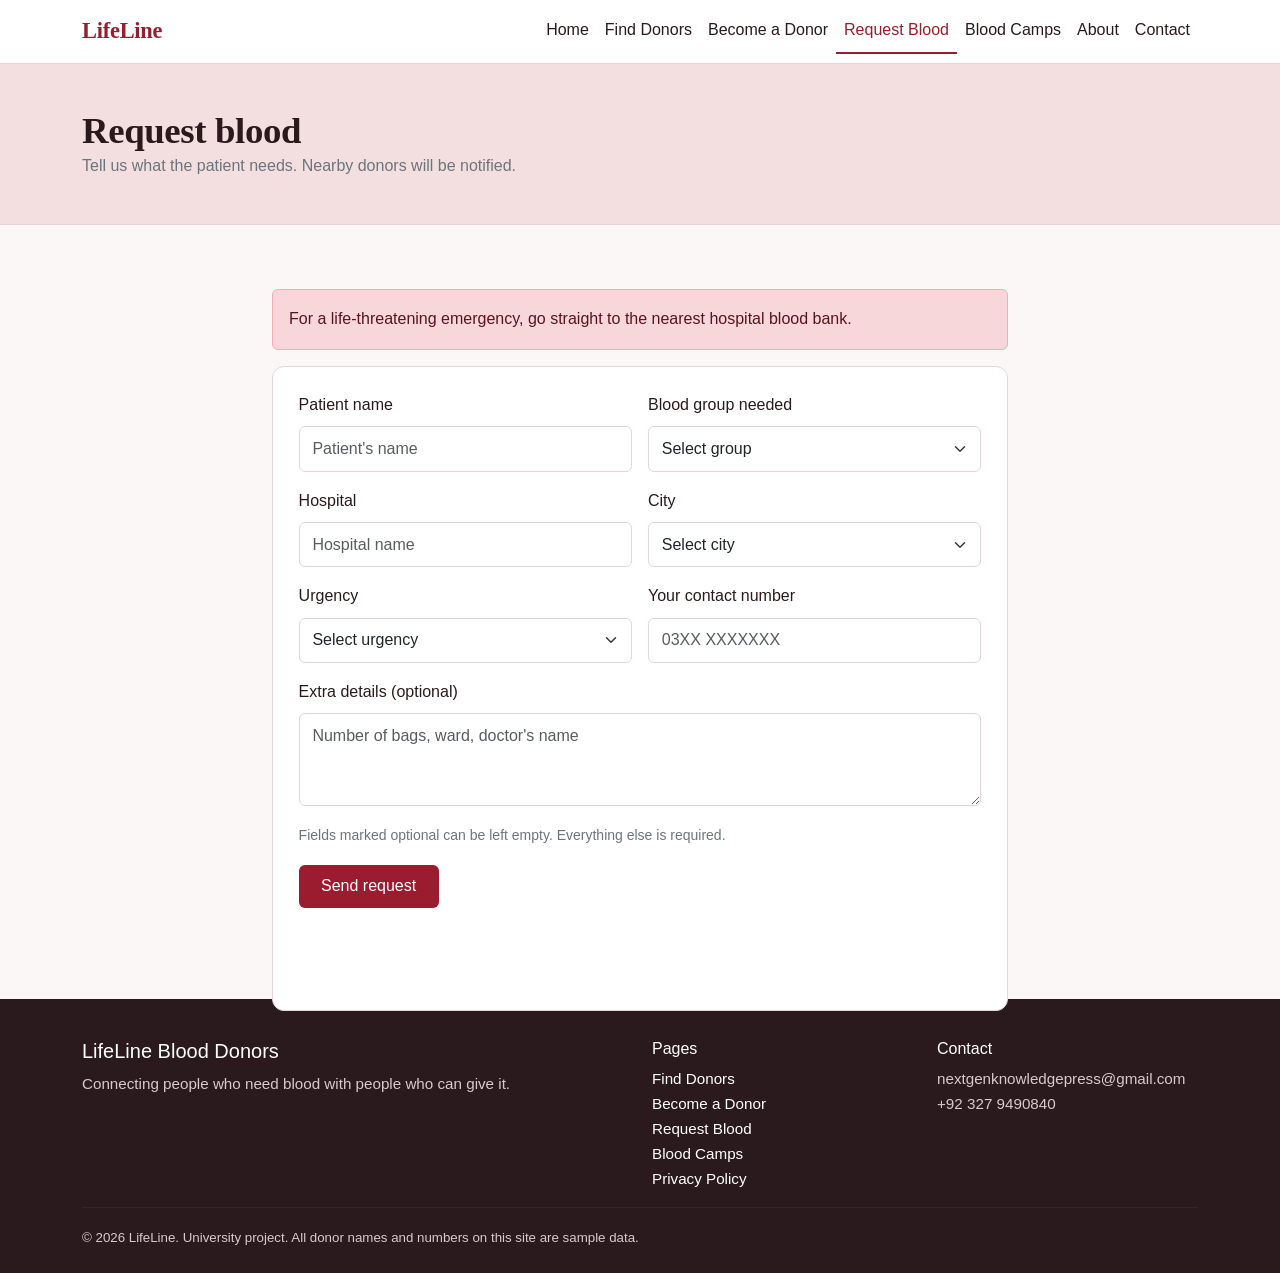
<file: request.html>
<!DOCTYPE html>
<html lang="en">
<head>
  <meta charset="UTF-8">
  <meta name="viewport" content="width=device-width, initial-scale=1">
  <meta name="description" content="LifeLine helps people find blood donors and become donors.">
  <link rel="icon" href="images/favicon.svg" type="image/svg+xml">
  <title>Request Blood | LifeLine Blood Donors</title>
  <link href="bs/bootstrap.min.css" rel="stylesheet">
  <link href="css/style.css" rel="stylesheet">
</head>
<body>
<nav class="navbar navbar-expand-lg sticky-top">
  <div class="container">
    <a class="navbar-brand" href="index.html">LifeLine</a>
    <button class="navbar-toggler" type="button" data-bs-toggle="collapse" data-bs-target="#menu" aria-label="Toggle menu"><span class="navbar-toggler-icon"></span></button>
    <div class="collapse navbar-collapse" id="menu"><ul class="navbar-nav ms-auto"><li class="nav-item"><a class="nav-link" href="index.html">Home</a></li><li class="nav-item"><a class="nav-link" href="donors.html">Find Donors</a></li><li class="nav-item"><a class="nav-link" href="register.html">Become a Donor</a></li><li class="nav-item"><a class="nav-link active" href="request.html">Request Blood</a></li><li class="nav-item"><a class="nav-link" href="camps.html">Blood Camps</a></li><li class="nav-item"><a class="nav-link" href="about.html">About</a></li><li class="nav-item"><a class="nav-link" href="contact.html">Contact</a></li></ul></div>
  </div>
</nav>
<header class="page-head"><div class="container"><h1>Request blood</h1><p class="mb-0 text-secondary">Tell us what the patient needs. Nearby donors will be notified.</p></div></header><section class="section"><div class="container"><div class="row justify-content-center"><div class="col-lg-8">
<div class="alert alert-danger">For a life-threatening emergency, go straight to the nearest hospital blood bank.</div>
<form class="panel" action="thankyou.html" method="get"><div class="row g-3">
<div class="col-md-6"><label for="pn" class="form-label">Patient name</label><input type="text" class="form-control" id="pn" placeholder="Patient's name" required></div><div class="col-md-6"><label for="pb" class="form-label">Blood group needed</label><select class="form-select" id="pb" required><option value="">Select group</option><option>A+</option><option>A-</option><option>B+</option><option>B-</option><option>AB+</option><option>AB-</option><option>O+</option><option>O-</option></select></div><div class="col-md-6"><label for="hs" class="form-label">Hospital</label><input type="text" class="form-control" id="hs" placeholder="Hospital name" required></div><div class="col-md-6"><label for="pc" class="form-label">City</label><select class="form-select" id="pc" required><option value="">Select city</option><option>Bahawalpur</option><option>Lahore</option><option>Karachi</option><option>Islamabad</option><option>Multan</option><option>Faisalabad</option></select></div><div class="col-md-6"><label for="ug" class="form-label">Urgency</label><select class="form-select" id="ug" required><option value="">Select urgency</option><option>Within 24 hours</option><option>Within 3 days</option><option>Planned surgery</option></select></div><div class="col-md-6"><label for="pt" class="form-label">Your contact number</label><input type="tel" class="form-control" id="pt" placeholder="03XX XXXXXXX" required></div>
<div class="col-12"><label for="nt" class="form-label">Extra details (optional)</label><textarea class="form-control" id="nt" rows="3" placeholder="Number of bags, ward, doctor's name"></textarea></div>
<div class="col-12"><small class="text-secondary">Fields marked optional can be left empty. Everything else is required.</small></div>
<div class="col-12"><button type="submit" class="btn btn-red">Send request</button></div></div></form></div></div></div></section>
<footer>
  <div class="container">
    <div class="row g-4">
      <div class="col-md-6"><h5 class="text-white">LifeLine Blood Donors</h5><p>Connecting people who need blood with people who can give it.</p></div>
      <div class="col-md-3"><h6 class="text-white">Pages</h6><a href="donors.html">Find Donors</a><br><a href="register.html">Become a Donor</a><br><a href="request.html">Request Blood</a><br><a href="camps.html">Blood Camps</a><br><a href="privacy.html">Privacy Policy</a></div>
      <div class="col-md-3"><h6 class="text-white">Contact</h6>nextgenknowledgepress@gmail.com<br>+92 327 9490840</div>
    </div>
    <hr style="border-color:#5a4045"><small>&copy; 2026 LifeLine. University project. All donor names and numbers on this site are sample data.</small>
  </div>
</footer>
<script src="bs/bootstrap.bundle.min.js"></script>
</body>
</html>
</file>
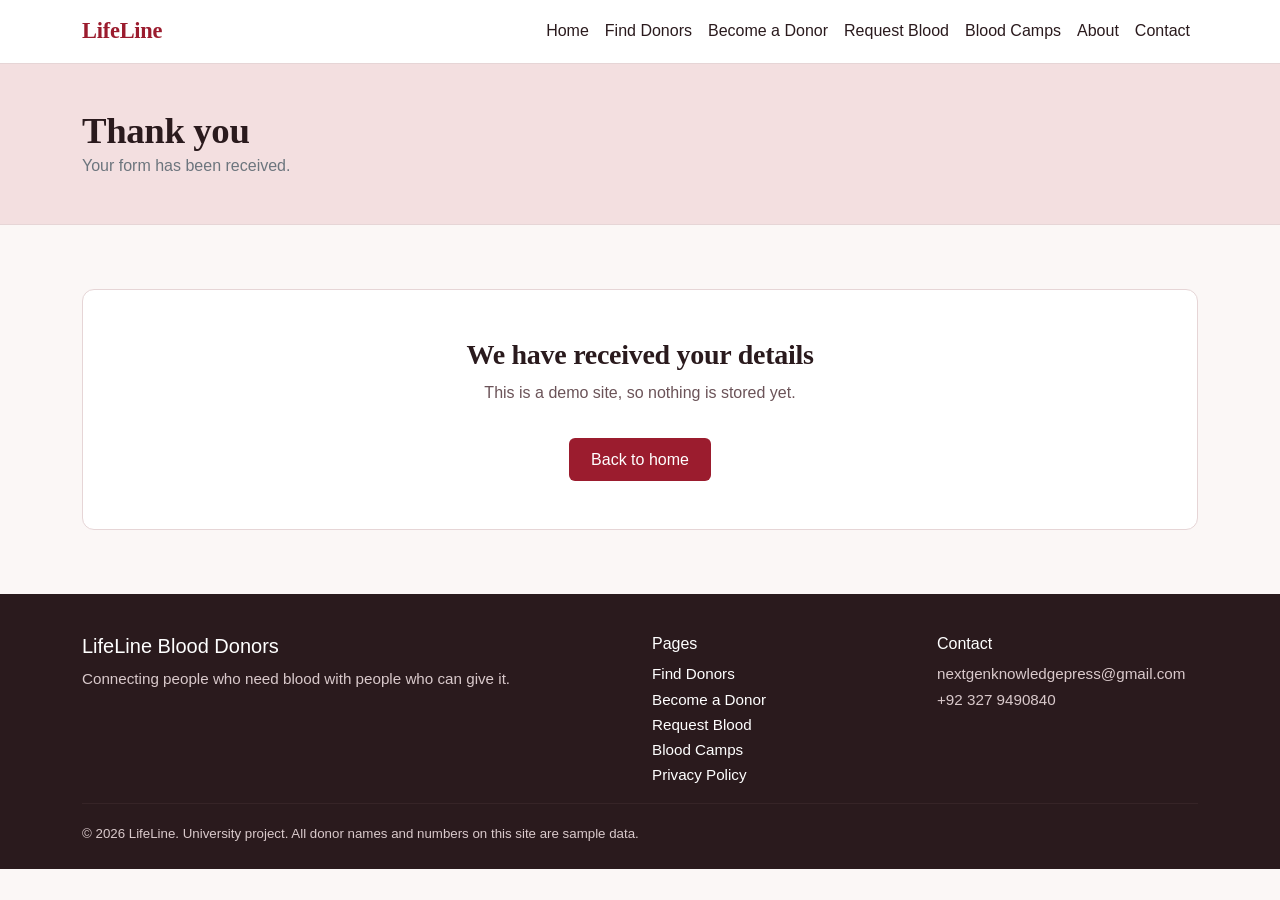
<file: thankyou.html>
<!DOCTYPE html>
<html lang="en">
<head>
  <meta charset="UTF-8">
  <meta name="viewport" content="width=device-width, initial-scale=1">
  <meta name="description" content="LifeLine helps people find blood donors and become donors.">
  <link rel="icon" href="images/favicon.svg" type="image/svg+xml">
  <title>Thank you | LifeLine Blood Donors</title>
  <link href="bs/bootstrap.min.css" rel="stylesheet">
  <link href="css/style.css" rel="stylesheet">
</head>
<body>
<nav class="navbar navbar-expand-lg sticky-top">
  <div class="container">
    <a class="navbar-brand" href="index.html">LifeLine</a>
    <button class="navbar-toggler" type="button" data-bs-toggle="collapse" data-bs-target="#menu" aria-label="Toggle menu"><span class="navbar-toggler-icon"></span></button>
    <div class="collapse navbar-collapse" id="menu"><ul class="navbar-nav ms-auto"><li class="nav-item"><a class="nav-link" href="index.html">Home</a></li><li class="nav-item"><a class="nav-link" href="donors.html">Find Donors</a></li><li class="nav-item"><a class="nav-link" href="register.html">Become a Donor</a></li><li class="nav-item"><a class="nav-link" href="request.html">Request Blood</a></li><li class="nav-item"><a class="nav-link" href="camps.html">Blood Camps</a></li><li class="nav-item"><a class="nav-link" href="about.html">About</a></li><li class="nav-item"><a class="nav-link" href="contact.html">Contact</a></li></ul></div>
  </div>
</nav>
<header class="page-head"><div class="container"><h1>Thank you</h1><p class="mb-0 text-secondary">Your form has been received.</p></div></header><section class="section"><div class="container"><div class="panel text-center py-5"><h3>We have received your details</h3><p class="sub">This is a demo site, so nothing is stored yet.</p><a href="index.html" class="btn btn-red">Back to home</a></div></div></section>
<footer>
  <div class="container">
    <div class="row g-4">
      <div class="col-md-6"><h5 class="text-white">LifeLine Blood Donors</h5><p>Connecting people who need blood with people who can give it.</p></div>
      <div class="col-md-3"><h6 class="text-white">Pages</h6><a href="donors.html">Find Donors</a><br><a href="register.html">Become a Donor</a><br><a href="request.html">Request Blood</a><br><a href="camps.html">Blood Camps</a><br><a href="privacy.html">Privacy Policy</a></div>
      <div class="col-md-3"><h6 class="text-white">Contact</h6>nextgenknowledgepress@gmail.com<br>+92 327 9490840</div>
    </div>
    <hr style="border-color:#5a4045"><small>&copy; 2026 LifeLine. University project. All donor names and numbers on this site are sample data.</small>
  </div>
</footer>
<script src="bs/bootstrap.bundle.min.js"></script>
</body>
</html>
</file>
<file: css/style.css>
:root{--red:#9b1c2e;--red-dark:#7a1424;--ink:#2a1a1d;--paper:#fbf7f6;--rose:#f3dfe0;--line:#e6d5d6}
body{font-family:"Segoe UI",Arial,sans-serif;color:var(--ink);background:var(--paper);line-height:1.65}
h1,h2,h3,h4,.navbar-brand{font-family:Georgia,"Times New Roman",serif;font-weight:700;letter-spacing:-.01em}
.navbar{background:#fff;border-bottom:1px solid var(--line)}
.navbar-brand{color:var(--red)!important;font-size:1.4rem}
.nav-link{color:var(--ink)!important;font-weight:500}
.nav-link.active{color:var(--red)!important;border-bottom:2px solid var(--red)}
.btn-red{background:var(--red);color:#fff;border:0;padding:.6rem 1.4rem;border-radius:6px}
.btn-red:hover{background:var(--red-dark);color:#fff}
.btn-outline-red{border:1.5px solid var(--red);color:var(--red);border-radius:6px}
.btn-outline-red:hover{background:var(--red);color:#fff}
.hero{background:var(--rose);padding:4.5rem 0 4rem;border-bottom:1px solid var(--line)}
.hero h1{font-size:clamp(2.2rem,5vw,3.6rem);line-height:1.1;max-width:14ch}
.hero p.lead{max-width:46ch;color:#5a4045}
.bg-tiles{display:grid;grid-template-columns:repeat(4,1fr);gap:.7rem}
.bg-tile{background:#fff;border:1.5px solid var(--line);border-radius:10px;text-align:center;padding:1rem 0;font-family:Georgia,serif;font-size:1.6rem;font-weight:700;color:var(--red);text-decoration:none;transition:.15s}
.bg-tile:hover{background:var(--red);color:#fff;border-color:var(--red)}
.section{padding:4rem 0}
.section-title{font-size:2rem;margin-bottom:.4rem}
.sub{color:#6b5358;margin-bottom:2rem}
.panel{background:#fff;border:1px solid var(--line);border-radius:12px;padding:1.6rem;height:100%}
.step-no{display:inline-flex;width:2.4rem;height:2.4rem;border-radius:50%;background:var(--red);color:#fff;align-items:center;justify-content:center;font-weight:700;margin-bottom:.8rem}
.donor{display:flex;gap:1rem;align-items:center}
.group-badge{flex:0 0 3.6rem;height:3.6rem;border-radius:50%;background:var(--red);color:#fff;display:flex;align-items:center;justify-content:center;font:700 1.25rem Georgia,serif}
.stats{background:var(--red);color:#fff}
.stats .num{font:700 2.4rem Georgia,serif}
.page-head{background:var(--rose);padding:2.8rem 0;border-bottom:1px solid var(--line)}
.page-head h1{font-size:2.3rem;margin:0}
.form-control,.form-select{border-color:var(--line);padding:.6rem .8rem}
.form-control:focus,.form-select:focus{border-color:var(--red);box-shadow:0 0 0 .2rem rgba(155,28,46,.15)}
.table thead{background:var(--red);color:#fff}
.accordion-button:not(.collapsed){background:var(--rose);color:var(--red)}
footer{background:var(--ink);color:#d9c9cb;padding:2.5rem 0 1.5rem;font-size:.95rem}
footer a{color:#fff;text-decoration:none}
a:focus-visible,button:focus-visible{outline:3px solid #e8a0aa;outline-offset:2px}
@media(max-width:576px){.hero{padding:3rem 0}}
</file>
